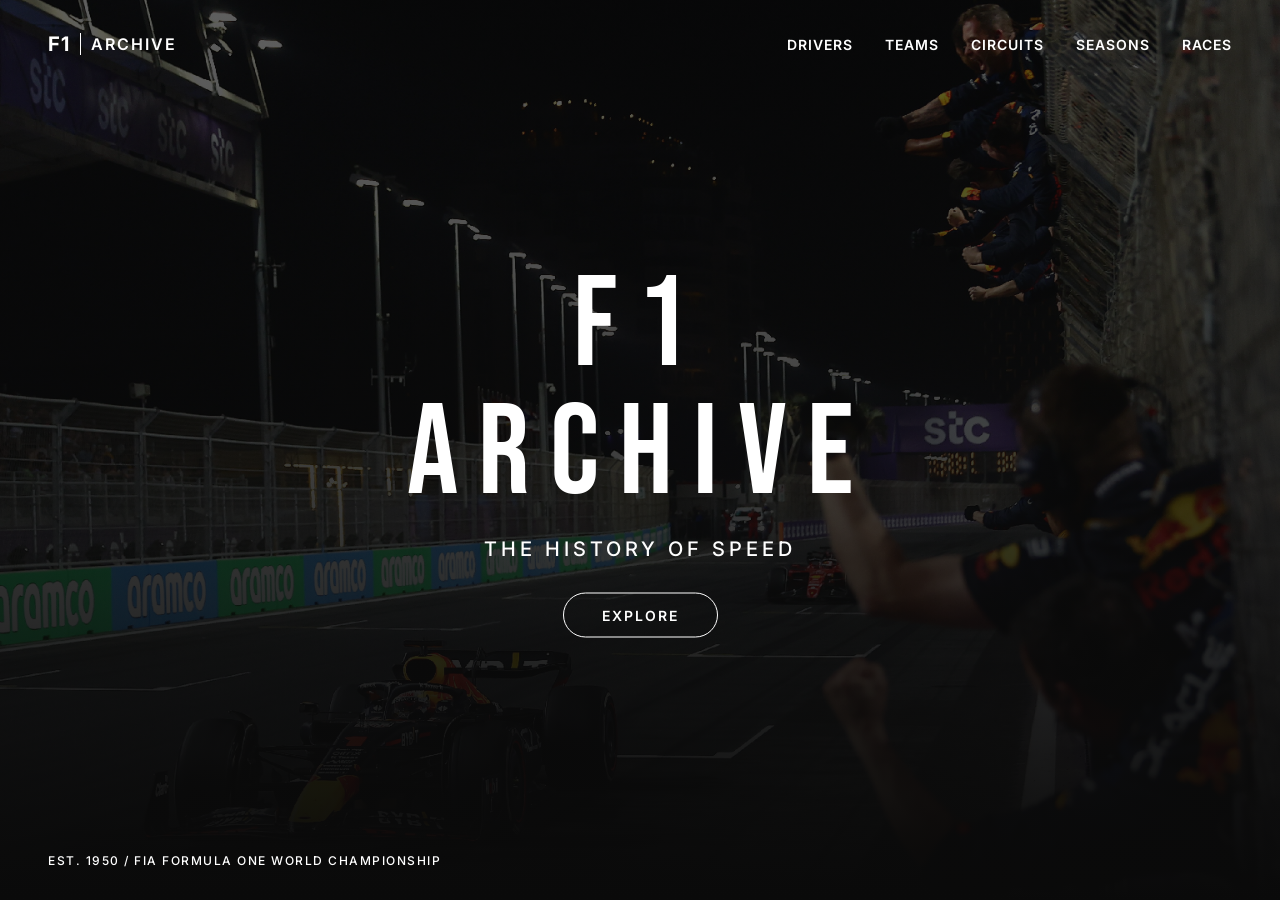
<file: index.html>
<!DOCTYPE html>
<html lang="en">
<head>

    <meta charset="UTF-8">
    <meta name="viewport" content="width=device-width, initial-scale=1.0">

    <title>F1 Archive</title>

    <link rel="preconnect" href="https://fonts.googleapis.com">
    <link rel="preconnect" href="https://fonts.gstatic.com" crossorigin>

    <link href="https://fonts.googleapis.com/css2?family=Bebas+Neue&family=Inter:wght@400;500;600;700&display=swap" rel="stylesheet">

    <link rel="stylesheet" href="css/main.css">

</head>

<body>
<main class="hero">

    <nav class="navbar">

        <div class="logo">
            <span class="logo-f1">F1</span>
            <span class="logo-line"></span>
            <span class="logo-archive">ARCHIVE</span>
        </div>

        <div class="nav-links">
            <a href="drivers.html">DRIVERS</a>
            <a href="#">TEAMS</a>
            <a href="#">CIRCUITS</a>
            <a href="#">SEASONS</a>
            <a href="#">RACES</a>
        </div>
        <button class="menu-button" aria-label="Open menu">
    <span></span>
    <span></span>
</button>

    </nav>
    <div class="mobile-menu">

    <a href="drivers.html">DRIVERS</a>
    <a href="#">TEAMS</a>
    <a href="#">CIRCUITS</a>
    <a href="#">SEASONS</a>
    <a href="#">RACES</a>

</div>
<section class="hero-content">

    <h1>F1 ARCHIVE</h1>

    <p>THE HISTORY OF SPEED</p>

    <a href="#" class="explore-button">
    <span>EXPLORE</span>
    <span class="explore-arrow">→</span>
</a>

</section>

<div class="hero-meta">
    EST. 1950 / FIA FORMULA ONE WORLD CHAMPIONSHIP
</div>

</main>

</body>

</html>
</file>
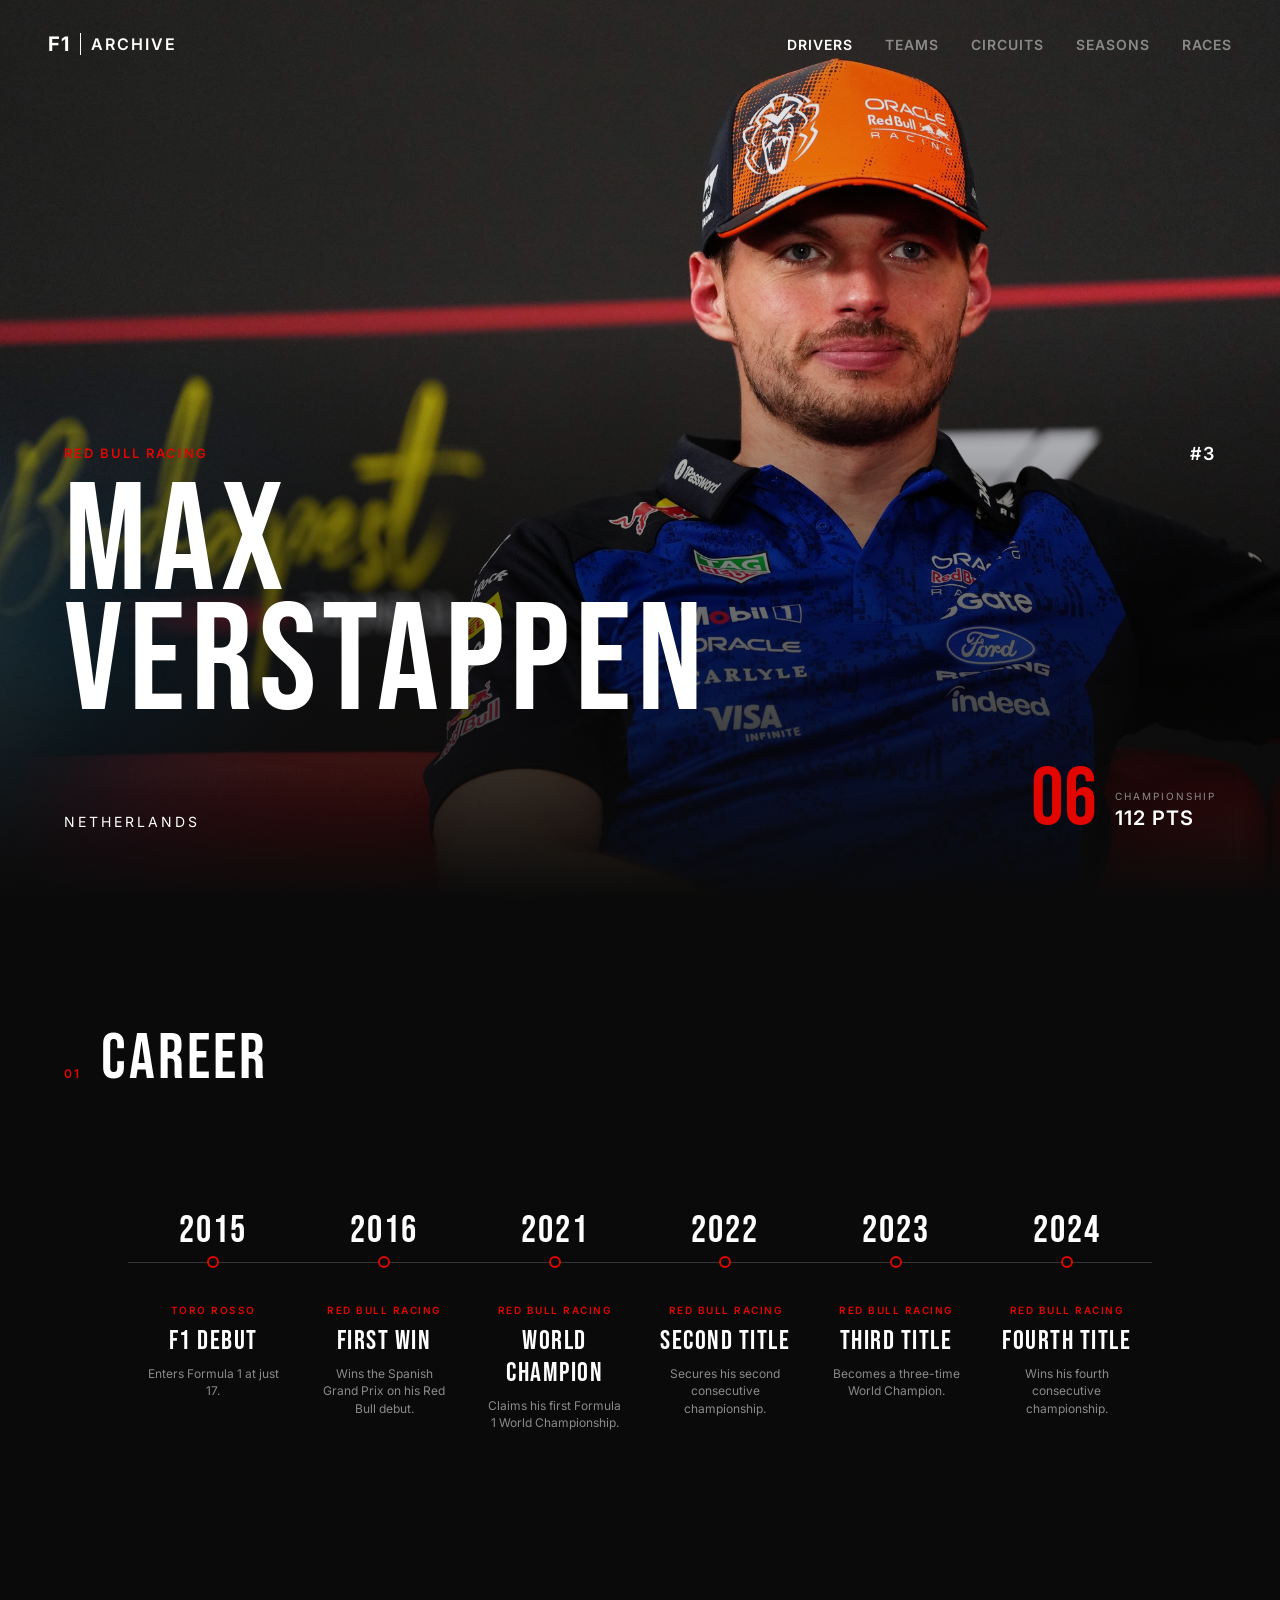
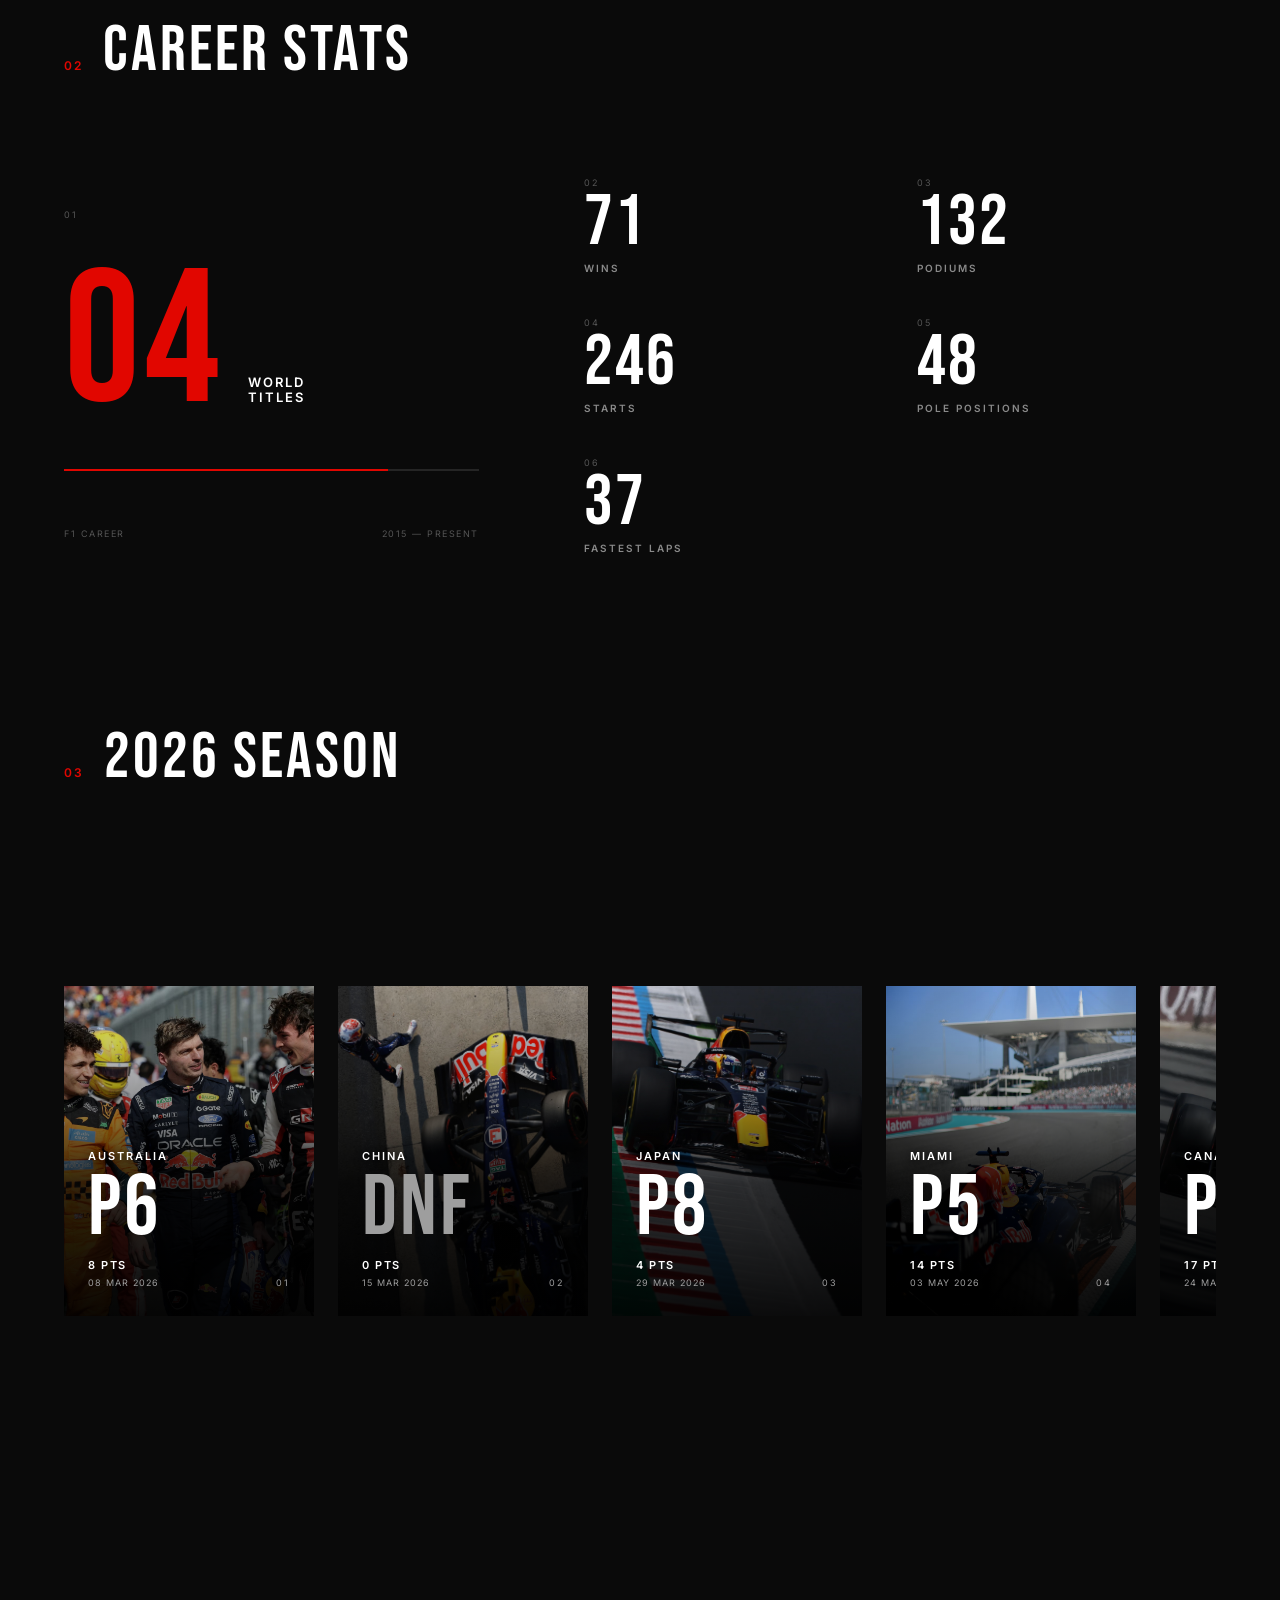
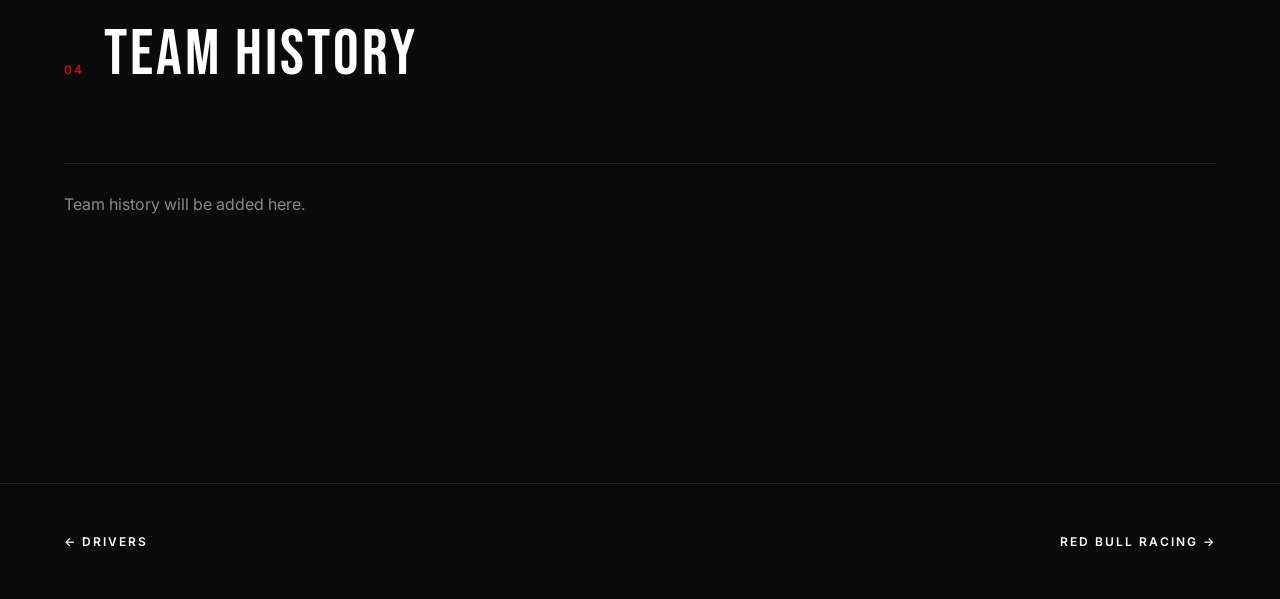
<file: driver.html>
<!DOCTYPE html>
<html lang="en">

<head>

    <meta charset="UTF-8">
    <meta name="viewport" content="width=device-width, initial-scale=1.0">

    <title>Max Verstappen — F1 Archive</title>

    <link rel="preconnect" href="https://fonts.googleapis.com">
    <link rel="preconnect" href="https://fonts.gstatic.com" crossorigin>

    <link href="https://fonts.googleapis.com/css2?family=Bebas+Neue&family=Inter:wght@400;500;600;700&display=swap" rel="stylesheet">

    <link rel="stylesheet" href="css/main.css">

</head>

<body>

<main class="driver-page">

    <nav class="navbar">

        <a href="index.html" class="logo">
            <span class="logo-f1">F1</span>
            <span class="logo-line"></span>
            <span class="logo-archive">ARCHIVE</span>
        </a>

        <div class="nav-links driver-nav-links">
    <a href="index.html#drivers" class="active">DRIVERS</a>
    <a href="#">TEAMS</a>
    <a href="#">CIRCUITS</a>
    <a href="#">SEASONS</a>
    <a href="#">RACES</a>
</div>

        <button class="menu-button" aria-label="Open menu">
            <span></span>
            <span></span>
        </button>

    </nav>


    <section class="driver-hero">

        <div class="driver-hero-image">
            <img src="images/ver1.jpg" alt="Max Verstappen">
        </div>

        <div class="driver-hero-overlay"></div>

        <div class="driver-hero-content">

            <div class="driver-hero-meta">
                <span>RED BULL RACING</span>
                <span>#3</span>
            </div>

            <h1>
                MAX<br>
                VERSTAPPEN
            </h1>

            <div class="driver-hero-bottom">

                <div class="driver-nationality">
                    NETHERLANDS
                </div>

                <div class="driver-championship">

                    <span class="driver-position">06</span>

                    <div>
                        <span class="label">CHAMPIONSHIP</span>
                        <strong>112 PTS</strong>
                    </div>

                </div>

            </div>

        </div>

    </section>


    <section class="driver-section driver-career">

    <div class="driver-section-header">
        <span class="section-label">01</span>
        <h2>CAREER</h2>
    </div>

    <div class="career-timeline">

        <div class="career-event">
            <div class="career-year">2015</div>
            <div class="career-line">
                <span></span>
            </div>
            <div class="career-info">
                <span class="career-team">TORO ROSSO</span>
                <h3>F1 DEBUT</h3>
                <p>Enters Formula 1 at just 17.</p>
            </div>
        </div>

        <div class="career-event">
            <div class="career-year">2016</div>
            <div class="career-line">
                <span></span>
            </div>
            <div class="career-info">
                <span class="career-team">RED BULL RACING</span>
                <h3>FIRST WIN</h3>
                <p>Wins the Spanish Grand Prix on his Red Bull debut.</p>
            </div>
        </div>

        <div class="career-event">
            <div class="career-year">2021</div>
            <div class="career-line">
                <span></span>
            </div>
            <div class="career-info">
                <span class="career-team">RED BULL RACING</span>
                <h3>WORLD CHAMPION</h3>
                <p>Claims his first Formula 1 World Championship.</p>
            </div>
        </div>

        <div class="career-event">
            <div class="career-year">2022</div>
            <div class="career-line">
                <span></span>
            </div>
            <div class="career-info">
                <span class="career-team">RED BULL RACING</span>
                <h3>SECOND TITLE</h3>
                <p>Secures his second consecutive championship.</p>
            </div>
        </div>

        <div class="career-event">
            <div class="career-year">2023</div>
            <div class="career-line">
                <span></span>
            </div>
            <div class="career-info">
                <span class="career-team">RED BULL RACING</span>
                <h3>THIRD TITLE</h3>
                <p>Becomes a three-time World Champion.</p>
            </div>
        </div>

        <div class="career-event">
            <div class="career-year">2024</div>
            <div class="career-line">
                <span></span>
            </div>
            <div class="career-info">
                <span class="career-team">RED BULL RACING</span>
                <h3>FOURTH TITLE</h3>
                <p>Wins his fourth consecutive championship.</p>
            </div>
        </div>

    </div>

</section>

    <section class="driver-section driver-stats">

        <div class="driver-section-header">
            <span class="section-label">02</span>
            <h2>CAREER STATS</h2>
        </div>

        <div class="career-data-wall">

    <div class="data-wall-main">
        <span class="data-wall-index">01</span>

        <div class="data-wall-main-value">
            <strong>04</strong>
            <span>WORLD<br>TITLES</span>
        </div>

        <div class="data-wall-bar">
            <span></span>
        </div>

        <div class="data-wall-meta">
            <span>F1 CAREER</span>
            <span>2015 — PRESENT</span>
        </div>
    </div>


    <div class="data-wall-records">

        <div class="data-wall-record">
            <span class="data-wall-index">02</span>
            <strong>71</strong>
            <span>WINS</span>
        </div>

        <div class="data-wall-record">
            <span class="data-wall-index">03</span>
            <strong>132</strong>
            <span>PODIUMS</span>
        </div>

        <div class="data-wall-record">
            <span class="data-wall-index">04</span>
            <strong>246</strong>
            <span>STARTS</span>
        </div>

        <div class="data-wall-record">
            <span class="data-wall-index">05</span>
            <strong>48</strong>
            <span>POLE POSITIONS</span>
        </div>

        <div class="data-wall-record">
            <span class="data-wall-index">06</span>
            <strong>37</strong>
            <span>FASTEST LAPS</span>
        </div>

    </div>

</div>

    </section>


    <section class="driver-section driver-season">

        <div class="driver-section-header">
            <span class="section-label">03</span>
            <h2>2026 SEASON</h2>
        </div>

        <div class="season-track-wrapper">

    <div class="season-track">

        <article class="season-race">
    <img src="images/drivers/max-verstappen/2026/MVR1.jpg" alt="Max Verstappen — Australian Grand Prix 2026">

    <span class="season-round">01</span>
    <span class="season-country">AUSTRALIA</span>
    <strong>P6</strong>
    <span class="season-points">8 PTS</span>
    <span class="season-date">08 MAR 2026</span>
</article>

        <article class="season-race">
    <img src="images/drivers/max-verstappen/2026/MVR2.jpg" alt="Max Verstappen — Australian Grand Prix 2026">
            <span class="season-round">02</span>
            <span class="season-country">CHINA</span>
            <strong class="dnf">DNF</strong>
            <span class="season-points">0 PTS</span>
            <span class="season-date">15 MAR 2026</span>
        </article>

        <article class="season-race">
    <img src="images/drivers/max-verstappen/2026/MVR3.jpg" alt="Max Verstappen — Australian Grand Prix 2026">
            <span class="season-round">03</span>
            <span class="season-country">JAPAN</span>
            <strong>P8</strong>
            <span class="season-points">4 PTS</span>
            <span class="season-date">29 MAR 2026</span>
        </article>

        <article class="season-race">
    <img src="images/drivers/max-verstappen/2026/MVR4.jpg" alt="Max Verstappen — Australian Grand Prix 2026">
            <span class="season-round">04</span>
            <span class="season-country">MIAMI</span>
            <strong>P5</strong>
            <span class="season-points">14 PTS</span>
            <span class="season-date">03 MAY 2026</span>
        </article>

        <article class="season-race">
    <img src="images/drivers/max-verstappen/2026/MVR5.jpg" alt="Max Verstappen — Australian Grand Prix 2026">
            <span class="season-round">05</span>
            <span class="season-country">CANADA</span>
            <strong>P3</strong>
            <span class="season-points">17 PTS</span>
            <span class="season-date">24 MAY 2026</span>
        </article>

        <article class="season-race">
    <img src="images/drivers/max-verstappen/2026/MVR6.jpg" alt="Max Verstappen — Australian Grand Prix 2026">
            <span class="season-round">06</span>
            <span class="season-country">MONACO</span>
            <strong class="dnf">DNF</strong>
            <span class="season-points">0 PTS</span>
            <span class="season-date">07 JUN 2026</span>
        </article>

        <article class="season-race">
    <img src="images/drivers/max-verstappen/2026/MVR7.jpg" alt="Max Verstappen — Australian Grand Prix 2026">
            <span class="season-round">07</span>
            <span class="season-country">BARCELONA</span>
            <strong>P4</strong>
            <span class="season-points">12 PTS</span>
            <span class="season-date">14 JUN 2026</span>
        </article>

        <article class="season-race">
    <img src="images/drivers/max-verstappen/2026/MVR8.jpg" alt="Max Verstappen — Australian Grand Prix 2026">
            <span class="season-round">08</span>
            <span class="season-country">AUSTRIA</span>
            <strong>P2</strong>
            <span class="season-points">18 PTS</span>
            <span class="season-date">28 JUN 2026</span>
        </article>

        <article class="season-race">
    <img src="images/drivers/max-verstappen/2026/MVR9.jpg" alt="Max Verstappen — Australian Grand Prix 2026">
            <span class="season-round">09</span>
            <span class="season-country">GREAT BRITAIN</span>
            <strong class="dnf">DNF</strong>
            <span class="season-points">3 PTS</span>
            <span class="season-date">05 JUL 2026</span>
        </article>

        <article class="season-race">
    <img src="images/drivers/max-verstappen/2026/MVR10.jpg" alt="Max Verstappen — Australian Grand Prix 2026">
            <span class="season-round">10</span>
            <span class="season-country">BELGIUM</span>
            <strong>P3</strong>
            <span class="season-points">15 PTS</span>
            <span class="season-date">19 JUL 2026</span>
        </article>

        <article class="season-race">
    <img src="images/drivers/max-verstappen/2026/MVR11.jpg" alt="Max Verstappen — Australian Grand Prix 2026">
            <span class="season-round">11</span>
            <span class="season-country">HUNGARY</span>
            <strong>P2</strong>
            <span class="season-points">18 PTS</span>
            <span class="season-date">26 JUL 2026</span>
        </article>

        <article class="season-race">
    <img src="images/drivers/max-verstappen/2026/MVR12.jpg" alt="Max Verstappen — Australian Grand Prix 2026">
            <span class="season-round">12</span>
            <span class="season-country">NETHERLANDS</span>
            <strong class="dnf">DNF</strong>
            <span class="season-points">3 PTS</span>
            <span class="season-date">23 AUG 2026</span>
        </article>

        <article class="season-race">
    <img src="images/drivers/max-verstappen/2026/MVR13.jpg" alt="Max Verstappen — Australian Grand Prix 2026">
            <span class="season-round">13</span>
            <span class="season-country">ITALY</span>
            <strong>P3</strong>
            <span class="season-points">15 PTS</span>
            <span class="season-date">06 SEP 2026</span>
        </article>

    </div>

</div>  

    </section>


    <section class="driver-section driver-team">

        <div class="driver-section-header">
            <span class="section-label">04</span>
            <h2>TEAM HISTORY</h2>
        </div>

        <div class="team-placeholder">
            <p>Team history will be added here.</p>
        </div>

    </section>


    <section class="driver-navigation">

        <a href="index.html#drivers">
            <span>←</span>
            DRIVERS
        </a>

        <a href="#">
            RED BULL RACING
            <span>→</span>
        </a>

    </section>

</main>

<script>
    const seasonTrack = document.querySelector('.season-track');

    if (seasonTrack) {
        seasonTrack.addEventListener('wheel', (event) => {
            if (event.deltaY !== 0) {
                event.preventDefault();
                seasonTrack.scrollLeft += event.deltaY;
            }
        }, { passive: false });
    }
</script>

</body>
</html>
</file>
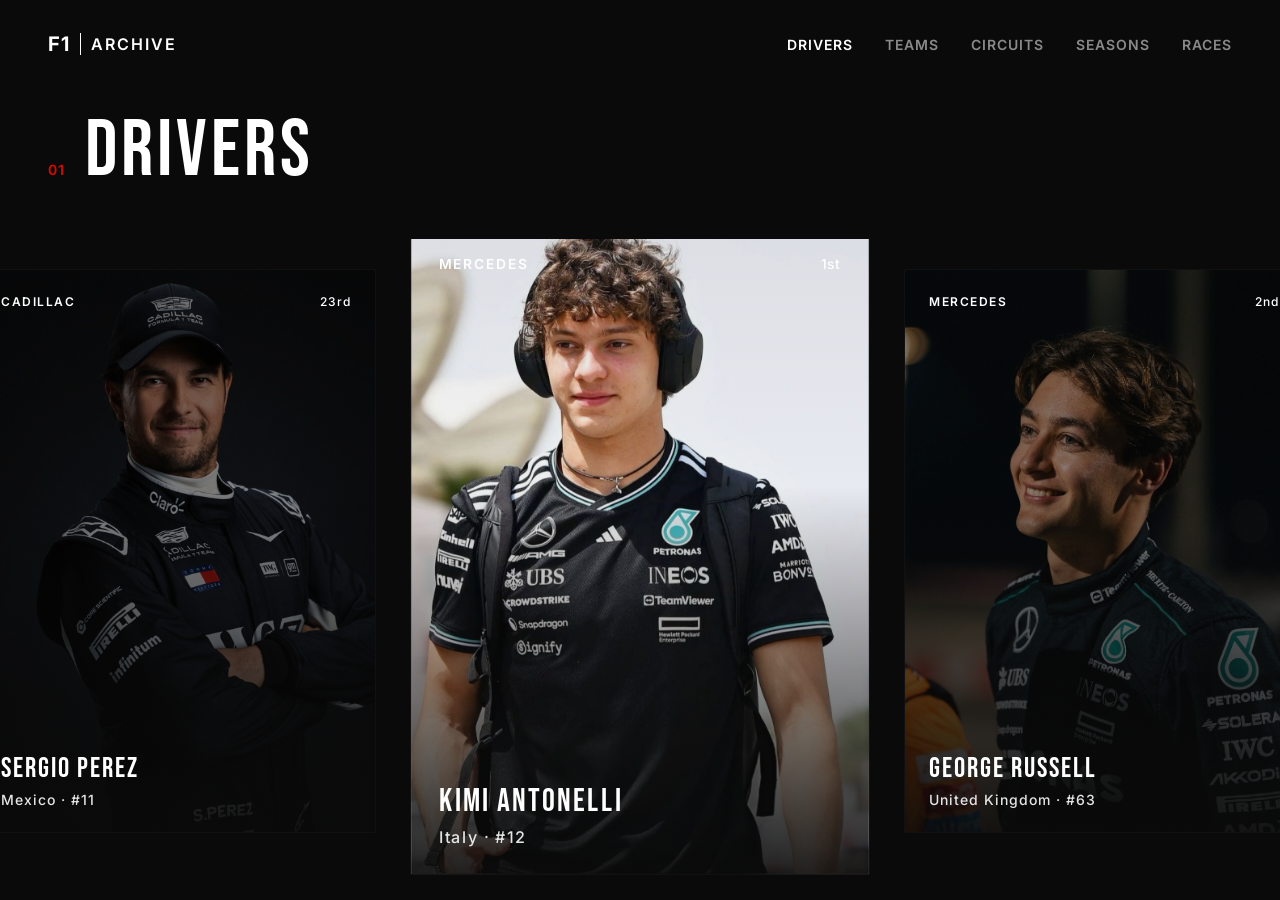
<file: drivers.html>
<!DOCTYPE html>
<html lang="en">
<head>
    <meta charset="UTF-8">
    <meta name="viewport" content="width=device-width, initial-scale=1.0">

    <title>Drivers — F1 Archive</title>

    <link rel="preconnect" href="https://fonts.googleapis.com">
    <link rel="preconnect" href="https://fonts.gstatic.com" crossorigin>

    <link href="https://fonts.googleapis.com/css2?family=Bebas+Neue&family=Inter:wght@400;500;600;700&display=swap" rel="stylesheet">

    <link rel="stylesheet" href="css/main.css">
</head>

<body>

    <main class="drivers-page">

        <nav class="navbar">

            <a href="index.html" class="logo">
                <span class="logo-f1">F1</span>
                <span class="logo-line"></span>
                <span class="logo-archive">ARCHIVE</span>
            </a>

            <div class="nav-links">
                <a href="drivers.html" class="active">DRIVERS</a>
                <a href="#">TEAMS</a>
                <a href="#">CIRCUITS</a>
                <a href="#">SEASONS</a>
                <a href="#">RACES</a>
            </div>

            <button class="menu-button" aria-label="Open menu">
                <span></span>
                <span></span>
            </button>

        </nav>

        <section class="drivers-section">

            <div class="drivers-header">
                <span class="section-label">01</span>
                <h1>DRIVERS</h1>
            </div>

            <div class="drivers-track-wrapper">

                <div class="drivers-track">

                    

    <a href="#" class="driver-card">
        <img src="images/ant.jpg" alt="Kimi Antonelli">
        <div class="driver-card-top">
            <span class="team-logo">MERCEDES</span>
            <span class="position">1st</span>
        </div>
        <div class="driver-info">
            <h3>Kimi Antonelli</h3>
            <p>Italy · #12</p>
        </div>
    </a>

    <a href="#" class="driver-card">
        <img src="images/rus.jpg" alt="George Russell">
        <div class="driver-card-top">
            <span class="team-logo">MERCEDES</span>
            <span class="position">2nd</span>
        </div>
        <div class="driver-info">
            <h3>George Russell</h3>
            <p>United Kingdom · #63</p>
        </div>
    </a>

    <a href="#" class="driver-card">
        <img src="images/ham.jpg" alt="Lewis Hamilton">
        <div class="driver-card-top">
            <span class="team-logo">FERRARI</span>
            <span class="position">3rd</span>
        </div>
        <div class="driver-info">
            <h3>Lewis Hamilton</h3>
            <p>United Kingdom · #44</p>
        </div>
    </a>

    <a href="#" class="driver-card">
        <img src="images/lan.jpg" alt="Lando Norris">
        <div class="driver-card-top">
            <span class="team-logo">MCLAREN</span>
            <span class="position">4th</span>
        </div>
        <div class="driver-info">
            <h3>Lando Norris</h3>
            <p>United Kingdom · #1</p>
        </div>
    </a>

    <a href="#" class="driver-card">
        <img src="images/lec.jpg" alt="Charles Leclerc">
        <div class="driver-card-top">
            <span class="team-logo">FERRARI</span>
            <span class="position">5th</span>
        </div>
        <div class="driver-info">
            <h3>Charles Leclerc</h3>
            <p>Monaco · #16</p>
        </div>
    </a>

    <a href="#" class="driver-card">
        <img src="images/ver.jpg" alt="Max Verstappen">
        <div class="driver-card-top">
            <span class="team-logo">RED BULL</span>
            <span class="position">6th</span>
        </div>
        <div class="driver-info">
            <h3>Max Verstappen</h3>
            <p>Netherlands · #33</p>
        </div>
    </a>

    <a href="#" class="driver-card">
        <img src="images/pia.jpg" alt="Oscar Piastri">
        <div class="driver-card-top">
            <span class="team-logo">MCLAREN</span>
            <span class="position">7th</span>
        </div>
        <div class="driver-info">
            <h3>Oscar Piastri</h3>
            <p>Australia · #81</p>
        </div>
    </a>

    <a href="#" class="driver-card">
        <img src="images/had.jpg" alt="Isack Hadjar">
        <div class="driver-card-top">
            <span class="team-logo">RED BULL</span>
            <span class="position">8th</span>
        </div>
        <div class="driver-info">
            <h3>Isack Hadjar</h3>
            <p>France · #6</p>
        </div>
    </a>

    <a href="#" class="driver-card">
        <img src="images/law.jpg" alt="Liam Lawson">
        <div class="driver-card-top">
            <span class="team-logo">RACING BULLS</span>
            <span class="position">9th</span>
        </div>
        <div class="driver-info">
            <h3>Liam Lawson</h3>
            <p>New Zealand · #30</p>
        </div>
    </a>

    <a href="#" class="driver-card">
        <img src="images/gas.jpg" alt="Pierre Gasly">
        <div class="driver-card-top">
            <span class="team-logo">ALPINE</span>
            <span class="position">10th</span>
        </div>
        <div class="driver-info">
            <h3>Pierre Gasly</h3>
            <p>France · #10</p>
        </div>
    </a>

    <a href="#" class="driver-card">
        <img src="images/lin.jpg" alt="Arvid Lindblad">
        <div class="driver-card-top">
            <span class="team-logo">RACING BULLS</span>
            <span class="position">11th</span>
        </div>
        <div class="driver-info">
            <h3>Arvid Lindblad</h3>
            <p>United Kingdom · #41</p>
        </div>
    </a>

    <a href="#" class="driver-card">
        <img src="images/col.jpg" alt="Franco Colapinto">
        <div class="driver-card-top">
            <span class="team-logo">ALPINE</span>
            <span class="position">12th</span>
        </div>
        <div class="driver-info">
            <h3>Franco Colapinto</h3>
            <p>Argentina · #43</p>
        </div>
    </a>

    <a href="#" class="driver-card">
        <img src="images/ber.jpg" alt="Oliver Bearman">
        <div class="driver-card-top">
            <span class="team-logo">HAAS</span>
            <span class="position">13th</span>
        </div>
        <div class="driver-info">
            <h3>Oliver Bearman</h3>
            <p>United Kingdom · #87</p>
        </div>
    </a>

    <a href="#" class="driver-card">
        <img src="images/bor.jpg" alt="Gabriel Bortoleto">
        <div class="driver-card-top">
            <span class="team-logo">AUDI</span>
            <span class="position">14th</span>
        </div>
        <div class="driver-info">
            <h3>Gabriel Bortoleto</h3>
            <p>Brazil · #5</p>
        </div>
    </a>

    <a href="#" class="driver-card">
        <img src="images/hul.jpg" alt="Nico Hulkenberg">
        <div class="driver-card-top">
            <span class="team-logo">AUDI</span>
            <span class="position">15th</span>
        </div>
        <div class="driver-info">
            <h3>Nico Hulkenberg</h3>
            <p>Germany · #27</p>
        </div>
    </a>

    <a href="#" class="driver-card">
        <img src="images/sai.jpg" alt="Carlos Sainz">
        <div class="driver-card-top">
            <span class="team-logo">WILLIAMS</span>
            <span class="position">16th</span>
        </div>
        <div class="driver-info">
            <h3>Carlos Sainz</h3>
            <p>Spain · #55</p>
        </div>
    </a>

    <a href="#" class="driver-card">
        <img src="images/alb.jpg" alt="Alexander Albon">
        <div class="driver-card-top">
            <span class="team-logo">WILLIAMS</span>
            <span class="position">17th</span>
        </div>
        <div class="driver-info">
            <h3>Alexander Albon</h3>
            <p>Thailand · #23</p>
        </div>
    </a>

    <a href="#" class="driver-card">
        <img src="images/oco.jpg" alt="Esteban Ocon">
        <div class="driver-card-top">
            <span class="team-logo">HAAS</span>
            <span class="position">18th</span>
        </div>
        <div class="driver-info">
            <h3>Esteban Ocon</h3>
            <p>France · #31</p>
        </div>
    </a>

    <a href="#" class="driver-card">
        <img src="images/alo.jpg" alt="Fernando Alonso">
        <div class="driver-card-top">
            <span class="team-logo">ASTON MARTIN</span>
            <span class="position">19th</span>
        </div>
        <div class="driver-info">
            <h3>Fernando Alonso</h3>
            <p>Spain · #14</p>
        </div>
    </a>

    <a href="#" class="driver-card">
        <img src="images/tsu.jpg" alt="Yuki Tsunoda">
        <div class="driver-card-top">
            <span class="team-logo">RACING BULLS</span>
            <span class="position">20th</span>
        </div>
        <div class="driver-info">
            <h3>Yuki Tsunoda</h3>
            <p>Japan · #22</p>
        </div>
    </a>

    <a href="#" class="driver-card">
        <img src="images/str.jpg" alt="Lance Stroll">
        <div class="driver-card-top">
            <span class="team-logo">ASTON MARTIN</span>
            <span class="position">21st</span>
        </div>
        <div class="driver-info">
            <h3>Lance Stroll</h3>
            <p>Canada · #18</p>
        </div>
    </a>

    <a href="#" class="driver-card">
        <img src="images/bot.jpg" alt="Valtteri Bottas">
        <div class="driver-card-top">
            <span class="team-logo">CADILLAC</span>
            <span class="position">22nd</span>
        </div>
        <div class="driver-info">
            <h3>Valtteri Bottas</h3>
            <p>Finland · #77</p>
        </div>
    </a>

    <a href="#" class="driver-card">
        <img src="images/per.jpg" alt="Sergio Perez">
        <div class="driver-card-top">
            <span class="team-logo">CADILLAC</span>
            <span class="position">23rd</span>
        </div>
        <div class="driver-info">
            <h3>Sergio Perez</h3>
            <p>Mexico · #11</p>
        </div>
    </a>

</div>

</div>

</section>

    </main>

    <script>
const menuButton = document.querySelector(".menu-button");
const mobileMenu = document.querySelector(".mobile-menu");

if (menuButton && mobileMenu) {
    menuButton.addEventListener("click", () => {
        mobileMenu.classList.toggle("active");
        menuButton.classList.toggle("active");
    });
}

const driversTrack = document.querySelector(".drivers-track");

const originalCards = Array.from(
    driversTrack.querySelectorAll(".driver-card")
);

for (let i = 0; i < 2; i++) {
    originalCards.forEach((card) => {
        const clone = card.cloneNode(true);
        driversTrack.appendChild(clone);
    });
}

let driverCards = Array.from(
    driversTrack.querySelectorAll(".driver-card")
);

function updateDriverCards() {
    const trackRect = driversTrack.getBoundingClientRect();
    const trackCenter = trackRect.width / 2;

    let closestCard = null;
    let closestDistance = Infinity;

    driverCards.forEach((card) => {
        const cardCenter =
            card.offsetLeft +
            card.offsetWidth / 2 -
            driversTrack.scrollLeft;

        const distance = Math.abs(
            trackCenter - cardCenter
        );

        if (distance < closestDistance) {
            closestDistance = distance;
            closestCard = card;
        }
    });

    driverCards.forEach((card) => {
        card.classList.remove(
            "is-main",
            "is-medium",
            "is-small",
            "is-left",
            "is-right"
        );

        if (card === closestCard) {
            card.classList.add("is-main");
            return;
        }

        const cardCenter =
            card.offsetLeft +
            card.offsetWidth / 2 -
            driversTrack.scrollLeft;

        const distance = Math.abs(
            trackCenter - cardCenter
        );

        if (distance < 500) {
            card.classList.add("is-medium");
        } else {
            card.classList.add("is-small");
        }

        if (cardCenter < trackCenter) {
            card.classList.add("is-left");
        } else {
            card.classList.add("is-right");
        }
    });
}

function getLoopWidth() {
    const firstCard = driverCards[0];
    const loopStart = firstCard.offsetLeft;

    const secondSetStart =
        driverCards[originalCards.length].offsetLeft;

    return secondSetStart - loopStart;
}

driversTrack.addEventListener("scroll", () => {
    const loopWidth = getLoopWidth();

    if (driversTrack.scrollLeft >= loopWidth * 2) {
        driversTrack.scrollLeft -= loopWidth;
    }

    if (driversTrack.scrollLeft < loopWidth) {
        driversTrack.scrollLeft += loopWidth;
    }

    updateDriverCards();
});

driversTrack.addEventListener("wheel", (event) => {
    event.preventDefault();
    driversTrack.scrollLeft += event.deltaY * 0.8;
});

function centerInitialCard() {
    const maxCard =
        driverCards[originalCards.length];

    driversTrack.scrollLeft =
        maxCard.offsetLeft +
        maxCard.offsetWidth / 2 -
        driversTrack.clientWidth / 2;
}

centerInitialCard();
updateDriverCards();
</script>

</body>
</html>
</file>
<file: css/main.css>
body {
    background: #0A0A0A;
    font-family: "Inter", sans-serif;
}
* {
    margin: 0;
    padding: 0;
    box-sizing: border-box;
}

.hero {
    position: relative;
    min-height: 100vh;

    background-color: #0A0A0A;
    background-image: url("../images/hero.jpg");
    background-size: cover;
    background-position: center;
}

.hero::before {
    content: "";

    position: absolute;
    inset: 0;

    background: linear-gradient(
        to bottom,
        rgba(10, 10, 10, 0.93) 0%,
        rgba(10, 10, 10, 0.95) 25%,
        rgba(10, 10, 10, 0.97) 50%,
        rgba(10, 10, 10, 0.99) 75%,
        #0A0A0A 100%
    );

    pointer-events: none;
}
.navbar {
    position: relative;
    z-index: 2;

    display: flex;
    align-items: center;
    justify-content: space-between;

    padding: 32px 48px;
}
.logo {
    display: flex;
    align-items: center;
    gap: 10px;

    color: #FFFFFF;

    text-decoration: none;
}

.logo-f1 {
    font-size: 20px;
    font-weight: 700;
    letter-spacing: 1px;
}

.logo-line {
    width: 1px;
    height: 22px;
    background: #FFFFFF;
}

.logo-archive {
    font-size: 16px;
    font-weight: 600;
    letter-spacing: 2px;
}
.nav-links {
    display: flex;
    align-items: center;
    gap: 32px;
}

.nav-links a {
    color: #FFFFFF;
    text-decoration: none;

    font-size: 14px;
    font-weight: 600;
    letter-spacing: 1px;

    transition: color 0.2s ease;
}

.nav-links a:hover {
    color: #E10600;
}
.menu-button {
    display: none;

    position: relative;

    width: 32px;
    height: 32px;

    padding: 0;
    border: none;

    background: transparent;

    cursor: pointer;
}
.hero-content {
    position: absolute;
    z-index: 2;

    top: 50%;
    left: 50%;

    transform: translate(-50%, -50%);

    text-align: center;
}
.hero-content h1 {
    font-family: "Bebas Neue", sans-serif;

    color: #FFFFFF;

    font-size: 128px;
    font-weight: 400;
    line-height: 1;

    letter-spacing: 20px;
}
.hero-content p {
    margin-top: 18px;

    color: #FFFFFF;

    font-size: 20px;
    font-weight: 500;
    letter-spacing: 4px;
}
.explore-button {
    display: inline-flex;
    align-items: center;
    justify-content: center;

    margin-top: 32px;
    padding: 13px 38px;

    border: 1px solid #FFFFFF;
    border-radius: 999px;

    color: #FFFFFF;
    background: transparent;

    font-family: "Inter", sans-serif;
    font-size: 14px;
    font-weight: 600;
    letter-spacing: 2px;

    text-decoration: none;

    transition:
        background-color 0.2s ease,
        border-color 0.2s ease,
        padding 0.2s ease;
}
.explore-arrow {
    display: inline-block;

    position: relative;
    top: -1px;

    margin-left: 0;
    width: 0;

    opacity: 0;
    transform: translateX(-5px);

    overflow: hidden;

    transition:
        width 0.2s ease,
        margin-left 0.2s ease,
        opacity 0.2s ease,
        transform 0.2s ease;
}
.explore-button:hover {
    background-color: #E10600;
    border-color: #E10600;

    padding-left: 32px;
    padding-right: 32px;
}

.explore-button:hover .explore-arrow {
    width: 18px;
    margin-left: 10px;

    opacity: 1;
    transform: translateX(0);
}
.hero-meta {
    position: absolute;
    z-index: 2;

    left: 48px;
    bottom: 32px;

    color: #FFFFFF;

    font-family: "Inter", sans-serif;
    font-size: 12px;
    font-weight: 500;
    letter-spacing: 1.5px;
}
@media (width <= 1200px) {
    .hero-content h1 {
        font-size: 100px;
        letter-spacing: 15px;
    }

    .hero-content p {
        font-size: 18px;
    }
}

.mobile-menu {
    display: none;
}

@media (width <= 600px) {

    .hero {
        width: 100%;
        height: 100svh;
        min-height: 0;

        position: relative;
        overflow: hidden;

        background-size: cover;
        background-position: center top;
    }

    .navbar {
        position: relative;
        z-index: 5;

        padding: 20px 16px;

        align-items: center;
    }

    .logo {
        gap: 6px;
        flex-shrink: 0;
    }

    .logo-f1 {
        font-size: 13px;
        letter-spacing: 0.5px;
    }

    .logo-line {
        height: 15px;
    }

    .logo-archive {
        font-size: 9px;
        letter-spacing: 1px;
    }

    .nav-links {
        display: none;
    }

    .menu-button {
        display: block;

        position: relative;
        z-index: 5;

        flex-shrink: 0;

        width: 32px;
        height: 32px;

        padding: 0;
        border: none;

        background: transparent;

        cursor: pointer;
    }

    .menu-button span {
        position: absolute;

        left: 5px;

        width: 22px;
        height: 1px;

        background: #FFFFFF;

        transition:
            transform 0.25s ease,
            opacity 0.2s ease;
    }

    .menu-button span:first-child {
        top: 12px;
    }

    .menu-button span:last-child {
        top: 19px;
    }

    .menu-button.active span:first-child {
        top: 15px;
        transform: rotate(45deg);
    }

    .menu-button.active span:last-child {
        top: 15px;
        transform: rotate(-45deg);
    }

    .hero-content {
        width: calc(100% - 40px);

        top: 50%;
        left: 50%;

        transform: translate(-50%, -50%);
    }

    .hero-content h1 {
        font-size: 64px;
        letter-spacing: 8px;

        white-space: nowrap;
    }

    .hero-content p {
        margin-top: 14px;

        font-size: 14px;
        letter-spacing: 2.5px;

        white-space: nowrap;
    }

    .explore-button {
    margin-top: 24px;
    padding: 11px 30px;

    font-size: 12px;
    letter-spacing: 1.5px;
}

    .hero-meta {
        left: 20px;
        bottom: 20px;

        font-size: 8px;
        letter-spacing: 0.7px;

        white-space: nowrap;
    }

    .mobile-menu {
        display: none;

        position: absolute;
        z-index: 3;

        top: 0;
        right: 0;

        width: 100%;
        height: 100%;

        padding: 110px 32px 40px;

        background: rgba(10, 10, 10, 0.97);

        flex-direction: column;
        align-items: flex-end;
        justify-content: flex-start;

        gap: 28px;

        opacity: 0;
        transform: translateX(20px);

        pointer-events: none;

        transition:
            opacity 0.25s ease,
            transform 0.25s ease;
    }

    .mobile-menu a {
        color: #FFFFFF;
        text-decoration: none;

        font-family: "Bebas Neue", sans-serif;
        font-size: 42px;
        letter-spacing: 3px;

        transition: color 0.2s ease;
    }

    .mobile-menu a:hover {
        color: #E10600;
    }

    .mobile-menu.active {
        display: flex;

        opacity: 1;
        transform: translateX(0);

        pointer-events: auto;
    }
}
/* =========================
   DRIVERS
   ========================= */

.drivers-section {
    position: relative;

    min-height: 100vh;

    padding: 0;

    background: #0A0A0A;

    color: #FFFFFF;
}

.drivers-header {
    display: flex;
    align-items: baseline;
    gap: 20px;
    padding: 40px 48px 0;
}

.section-label {
    color: #E10600;

    font-family: "Inter", sans-serif;
    font-size: 14px;
    font-weight: 600;
    letter-spacing: 1px;
}

.drivers-header h2 {
    font-family: "Bebas Neue", sans-serif;
    font-size: 80px;
    font-weight: 400;
    letter-spacing: 4px;
}

/* Карусель */

.drivers-track-wrapper {
    width: 100%;
    padding: 0;
    overflow: visible;
}


.drivers-track {
    display: flex;
    align-items: center;
    justify-content: flex-start;

    gap: 32px;

    margin-top: -30px;
    padding: 80px 48px 90px;

    overflow-x: auto;
    overflow-y: hidden;

    scrollbar-width: none;
}

.drivers-track::-webkit-scrollbar {
    display: none;
}

/* Карточки */

.driver-card {
    position: relative;

    flex-shrink: 0;

    overflow: hidden;

    background: #111111;

    border: 1px solid transparent;
    border-radius: 2px;

    color: #FFFFFF;
    text-decoration: none;

    transition:
        transform 0.5s ease,
        border-color 0.3s ease,
        box-shadow 0.3s ease;
    isolation: isolate;
}

/* Размеры карточек */

.driver-card {
    width: 400px;
    height: 564px;
    transform: scale(1);
    transform-origin: center center;
    transition:
        transform 0.5s ease,
        border-color 0.3s ease,
        box-shadow 0.3s ease;
}

.driver-card.is-small {
    transform: scale(0.9);
}

.driver-card.is-medium {
    transform: scale(1);
}

.driver-card.is-main {
    transform: scale(1.15);
    z-index: 3;
    margin-left: 32px;
    margin-right: 32px;
}

/* Фотография */

.driver-card img {
    position: absolute;

    inset: 0;

    width: 100%;
    height: 100%;

    object-fit: cover;

    transition: transform 0.5s ease;
}

/* Затемнение фотографии */
.driver-card img {
    position: absolute;
    inset: 0;
    width: 100%;
    height: 100%;
    object-fit: cover;
    transition: transform 0.5s ease;
}

.driver-card img {
    filter: brightness(0.35);
}

.driver-card.is-small img {
    filter: brightness(0.35);
}

.driver-card.is-medium img {
    filter: brightness(0.6);
}

.driver-card.is-main img {
    filter: brightness(1);
}

.driver-card::after {
    content: "";

    position: absolute;

    inset: 0;

    background: linear-gradient(
        to bottom,
        rgba(10, 10, 10, 0.1) 0%,
        rgba(10, 10, 10, 0.05) 40%,
        rgba(10, 10, 10, 0.9) 100%
    );

    pointer-events: none;
}

/* Верхняя информация */

.driver-card-top {
    position: absolute;

    z-index: 2;

    top: 24px;
    left: 24px;
    right: 24px;

    display: flex;
    align-items: center;
    justify-content: space-between;
}

.team-logo {
    font-size: 12px;
    font-weight: 600;
    letter-spacing: 1.5px;
}

.position {
    font-size: 12px;
    font-weight: 500;
    letter-spacing: 1px;
}

/* Нижняя информация */

.driver-info {
    position: absolute;

    z-index: 2;

    left: 24px;
    right: 24px;
    bottom: 24px;
}

.driver-info h3 {
    font-family: "Bebas Neue", sans-serif;

    font-size: 32px;
    font-weight: 400;

    letter-spacing: 2px;
}

.driver-info p {
    margin-top: 6px;

    color: #E5E5E5;

    font-size: 14px;
    font-weight: 500;

    letter-spacing: 1px;
}

/* Hover */

.driver-card {
    box-shadow: none;
    border-color: transparent;
}

.driver-card:hover {
    border-color: #E10600;

    box-shadow:
        0 0 12px rgba(225, 6, 0, 0.9),
        0 0 35px rgba(225, 6, 0, 0.65),
        0 0 80px rgba(225, 6, 0, 0.4);
}

/* =========================
   TABLET ADAPTATION
   ========================= */

@media (max-width: 1400px) {

    .drivers-section {
        min-height: auto;
    }

    .drivers-header {
        padding: 24px 32px 0;
        justify-content: flex-start;
    }

    .drivers-header h2 {
        font-size: 52px;
    }

    .drivers-track {
        justify-content: flex-start;
        gap: 32px;

        margin-top: 10px;
        padding: 30px 32px 50px;

        overflow-x: auto;
        overflow-y: hidden;
    }

    .driver-info h3 {
        font-size: 28px;
    }
    .hero::before {
    background: linear-gradient(
        to bottom,
        rgba(10, 10, 10, 0.65) 0%,
        rgba(10, 10, 10, 0.70) 25%,
        rgba(10, 10, 10, 0.78) 50%,
        rgba(10, 10, 10, 0.90) 75%,
        #0A0A0A 100%
    );
}
}


/* =========================================
   DRIVER PROFILE
   ========================================= */

.driver-page {
    background: #0A0A0A;
    color: #FFFFFF;
    min-height: 100vh;
}

.driver-page .navbar {
    position: absolute;
    top: 0;
    left: 0;
    width: 100%;
    z-index: 20;
}

/* HERO */

.driver-hero {
    position: relative;
    height: 100vh;
    min-height: 720px;
    overflow: hidden;
    background: #0A0A0A;
}

.driver-hero-image {
    position: absolute;
    inset: 0;
}

.driver-hero-image img {
    width: 100%;
    height: 100%;
    object-fit: cover;
    object-position: center 20%;
}

.driver-hero-overlay {
    position: absolute;
    inset: 0;
    background:
        linear-gradient(
            to bottom,
            rgba(0, 0, 0, 0.15) 0%,
            rgba(0, 0, 0, 0.05) 35%,
            rgba(0, 0, 0, 0.55) 65%,
            #0A0A0A 100%
        );
}

.driver-hero-content {
    position: relative;
    z-index: 5;
    height: 100%;
    display: flex;
    flex-direction: column;
    justify-content: flex-end;
    padding: 0 64px 70px;
}

.driver-hero-meta {
    display: flex;
    justify-content: space-between;
    align-items: center;
    width: 100%;
    margin-bottom: 20px;

    font-family: "Inter", sans-serif;
    font-size: 13px;
    font-weight: 600;
    letter-spacing: 2px;
}

.driver-hero-meta span:first-child {
    color: #E10600;
}

.driver-hero-meta span:last-child {
    color: #FFFFFF;
}

.driver-hero-meta span:last-child {
    font-size: 18px;
}

.driver-hero h1 {
    margin: 0;

    font-family: "Bebas Neue", sans-serif;
    font-size: clamp(90px, 12vw, 190px);
    line-height: 0.78;
    letter-spacing: 6px;
    font-weight: 400;
}

.driver-hero-bottom {
    display: flex;
    justify-content: space-between;
    align-items: flex-end;

    margin-top: 45px;
}

.driver-nationality {
    font-family: "Inter", sans-serif;
    font-size: 14px;
    letter-spacing: 3px;
    color: #FFFFFF;
}

.driver-championship {
    display: flex;
    align-items: flex-end;
    gap: 18px;
}

.driver-position {
    font-family: "Bebas Neue", sans-serif;
    font-size: 82px;
    line-height: 0.75;
    color: #E10600;
}

.driver-championship div {
    display: flex;
    flex-direction: column;
    gap: 4px;
}

.driver-championship .label {
    font-family: "Inter", sans-serif;
    font-size: 10px;
    letter-spacing: 2px;
    color: #8A8A8A;
}

.driver-championship strong {
    font-family: "Inter", sans-serif;
    font-size: 20px;
    font-weight: 600;
    letter-spacing: 1px;
}

/* PROFILE SECTIONS */

.driver-section {
    padding: 120px 64px;
    background: #0A0A0A;
}

.driver-career {
    padding-bottom: 0;
}

.driver-section-header {
    display: flex;
    align-items: baseline;
    gap: 20px;
    margin-bottom: 70px;
}

.driver-section-header .section-label {
    font-family: "Inter", sans-serif;
    font-size: 12px;
    color: #E10600;
    letter-spacing: 2px;
}

.driver-section-header h2 {
    margin: 0;
    font-family: "Bebas Neue", sans-serif;
    font-size: 64px;
    font-weight: 400;
    letter-spacing: 3px;
}

.driver-season .driver-section-header {
    transform: translateY(-100px);
}

.career-placeholder,
.stats-placeholder,
.season-placeholder,
.team-placeholder {
    min-height: 200px;
    border-top: 1px solid #252525;
    padding-top: 30px;

    font-family: "Inter", sans-serif;
    color: #8A8A8A;
}

/* BOTTOM NAVIGATION */

.driver-navigation {
    display: flex;
    justify-content: space-between;

    padding: 50px 64px;
    border-top: 1px solid #252525;

    background: #0A0A0A;
}

.driver-navigation a {
    color: #FFFFFF;
    text-decoration: none;

    font-family: "Inter", sans-serif;
    font-size: 12px;
    font-weight: 600;
    letter-spacing: 2px;

    transition: color 0.25s ease;
}

.driver-navigation a:hover {
    color: #E10600;
}

.driver-nav-links a {
    color: #8A8A8A;
    transition: color 0.25s ease;
}

.driver-nav-links a.active {
    color: #FFFFFF;
}

.driver-nav-links a:hover {
    color: #E10600;
}

.drivers-page {
    min-height: 100vh;
    background: #0A0A0A;
    color: #FFFFFF;
}

.drivers-page .navbar {
    position: relative;
    z-index: 20;
}

.drivers-page .drivers-section {
    min-height: calc(100vh - 100px);
    display: flex;
    flex-direction: column;
    justify-content: center;
}

.drivers-page .drivers-header {
    padding: 40px 48px 0;
}

.drivers-header h1 {
    font-family: "Bebas Neue", sans-serif;
    font-size: 80px;
    font-weight: 400;
    letter-spacing: 4px;
}

.drivers-header {
    transform: translateY(-30px);
}

.drivers-page .nav-links a {
    color: #8A8A8A;
}

.drivers-page .nav-links a.active {
    color: #FFFFFF;
}

.drivers-page .nav-links a:hover {
    color: #E10600;
}

.career-timeline {
    position: relative;
    width: calc(100% - 128px);
    margin: 0 auto;
    padding: 45px 0 60px;
    display: flex;
    flex-direction: row;
    flex-wrap: nowrap;
    align-items: flex-start;
}

.career-timeline::before {
    content: "";
    position: absolute;
    top: 95px;
    left: 0;
    right: 0;
    height: 1px;
    background: #333333;
}

.career-event {
    position: relative;
    flex: 1 1 0;
    min-width: 0;
    text-align: center;
}

.career-year {
    margin-bottom: 18px;
    font-family: "Bebas Neue", sans-serif;
    font-size: 38px;
    line-height: 1;
    letter-spacing: 2px;
    color: #FFFFFF;
}

.career-line {
    position: relative;
    width: 20px;
    height: 20px;
    margin: 0 auto;
    z-index: 2;
}

.career-line span {
    position: absolute;
    top: -12px;
    left: 4px;
    width: 12px;
    height: 12px;
    border: 2px solid #E10600;
    border-radius: 50%;
    background: #0A0A0A;
}

.career-info {
    padding: 10px 18px 0;
}

.career-team {
    color: #E10600;
    font-family: "Inter", sans-serif;
    font-size: 10px;
    font-weight: 600;
    letter-spacing: 1.5px;
}

.career-info h3 {
    margin: 7px 0 0;
    font-family: "Bebas Neue", sans-serif;
    font-size: 27px;
    font-weight: 400;
    letter-spacing: 1.5px;
    color: #FFFFFF;
}

.career-info p {
    max-width: 175px;
    margin: 8px auto 0;
    color: #8A8A8A;
    font-family: "Inter", sans-serif;
    font-size: 12px;
    line-height: 1.45;
}

.career-data-wall {
    width: 100%;
    display: grid;
    grid-template-columns: 1.15fr 1.85fr;
    gap: 70px;
    min-height: 420px;
    border: none;
}

/* Главный показатель */

.data-wall-main {
    position: relative;
    padding: 50px 0 40px;
    display: flex;
    flex-direction: column;
    justify-content: space-between;
    border: none;
}

.data-wall-index {
    font-family: "Inter", sans-serif;
    font-size: 9px;
    letter-spacing: 2px;
    color: #555555;
}

.data-wall-main-value {
    display: flex;
    align-items: flex-end;
    gap: 24px;
}

.data-wall-main-value strong {
    font-family: "Bebas Neue", sans-serif;
    font-size: 190px;
    line-height: .72;
    font-weight: 400;
    letter-spacing: 4px;
    color: #E10600;
}

.data-wall-main-value span {
    padding-bottom: 8px;
    font-family: "Inter", sans-serif;
    font-size: 13px;
    font-weight: 600;
    line-height: 1.15;
    letter-spacing: 2px;
    color: #FFFFFF;
}

.data-wall-bar {
    width: 100%;
    height: 2px;
    background: #252525;
    overflow: hidden;
}

.data-wall-bar span {
    display: block;
    width: 78%;
    height: 100%;
    background: #E10600;
}

.data-wall-meta {
    display: flex;
    justify-content: space-between;
    font-family: "Inter", sans-serif;
    font-size: 9px;
    letter-spacing: 1.5px;
    color: #555555;
}


/* Остальные показатели */

.data-wall-records {
    display: grid;
    grid-template-columns: repeat(2, 1fr);
    grid-template-rows: repeat(3, 1fr);
}

.data-wall-record {
    position: relative;
    padding: 35px 35px 25px;
    display: flex;
    flex-direction: column;
    justify-content: flex-end;
}

.data-wall-record .data-wall-index {
    position: absolute;
    top: 18px;
    left: 35px;
}

.data-wall-record strong {
    font-family: "Bebas Neue", sans-serif;
    font-size: 72px;
    line-height: .8;
    font-weight: 400;
    letter-spacing: 2px;
    color: #FFFFFF;
}

.data-wall-record > span:last-child {
    margin-top: 10px;
    font-family: "Inter", sans-serif;
    font-size: 10px;
    font-weight: 600;
    letter-spacing: 2px;
    color: #8A8A8A;
}

.season-track-wrapper {
    width: 100%;
    overflow: visible;
}

.season-track {
    display: flex;
    align-items: stretch;
    gap: 24px;
    width: 100%;
    padding: 20px 0 60px;
    overflow-x: auto;
    overflow-y: hidden;
    scrollbar-width: thin;
    scrollbar-color: #555 transparent;
}

.season-track::-webkit-scrollbar {
    height: 4px;
}

.season-track::-webkit-scrollbar-track {
    background: transparent;
}

.season-track::-webkit-scrollbar-thumb {
    background: #555;
    border-radius: 2px;
}

.season-race {
    position: relative;

    flex: 0 0 250px;
    height: 330px;

    padding: 28px 24px;

    display: flex;
    flex-direction: column;
    justify-content: flex-end;

    background: #111111;

    color: #FFFFFF;

    transition:
        transform 0.4s ease,
        opacity 0.4s ease;
}

.season-race img {
    position: absolute;
    inset: 0;
    width: 100%;
    height: 100%;
    object-fit: cover;
    z-index: 0;
}

.season-race::after {
    content: "";
    position: absolute;
    inset: 0;
    background: linear-gradient(
        to top,
        rgba(0, 0, 0, 0.95) 0%,
        rgba(0, 0, 0, 0.8) 40%,
        rgba(0, 0, 0, 0.45) 60%,
        rgba(0, 0, 0, 0.05) 100%
    );
    z-index: 1;
}

.season-round,
.season-country,
.season-race strong,
.season-points,
.season-date {
    position: relative;
    z-index: 2;
}

.season-round {
    position: absolute;
    right: 24px;
    bottom: 28px;
    left: auto;
    top: auto;
    font-family: Inter;
    font-size: 9px;
    letter-spacing: 2px;
    color: #9e9e9e;
}

.season-country {
    margin-bottom: 12px;
    font-family: Inter;
    font-size: 11px;
    font-weight: 600;
    letter-spacing: 2px;
    color: #FFFFFF;
    text-shadow: 0 2px 8px rgba(0, 0, 0, 0.9);
}

.season-race strong {
    font-family: "Bebas Neue", sans-serif;
    font-size: 86px;
    line-height: .8;
    font-weight: 400;
    letter-spacing: 3px;
}

.season-race strong.dnf {
    color: #9e9e9e;
}

.season-points {
    margin-top: 14px;

    font-family: "Inter", sans-serif;
    font-size: 11px;
    font-weight: 600;
    letter-spacing: 1.5px;

    color: #FFFFFF;
}

.season-date {
    margin-top: 5px;

    font-family: "Inter", sans-serif;
    font-size: 9px;
    letter-spacing: 1px;

    color: #9e9e9e;
}
</file>
